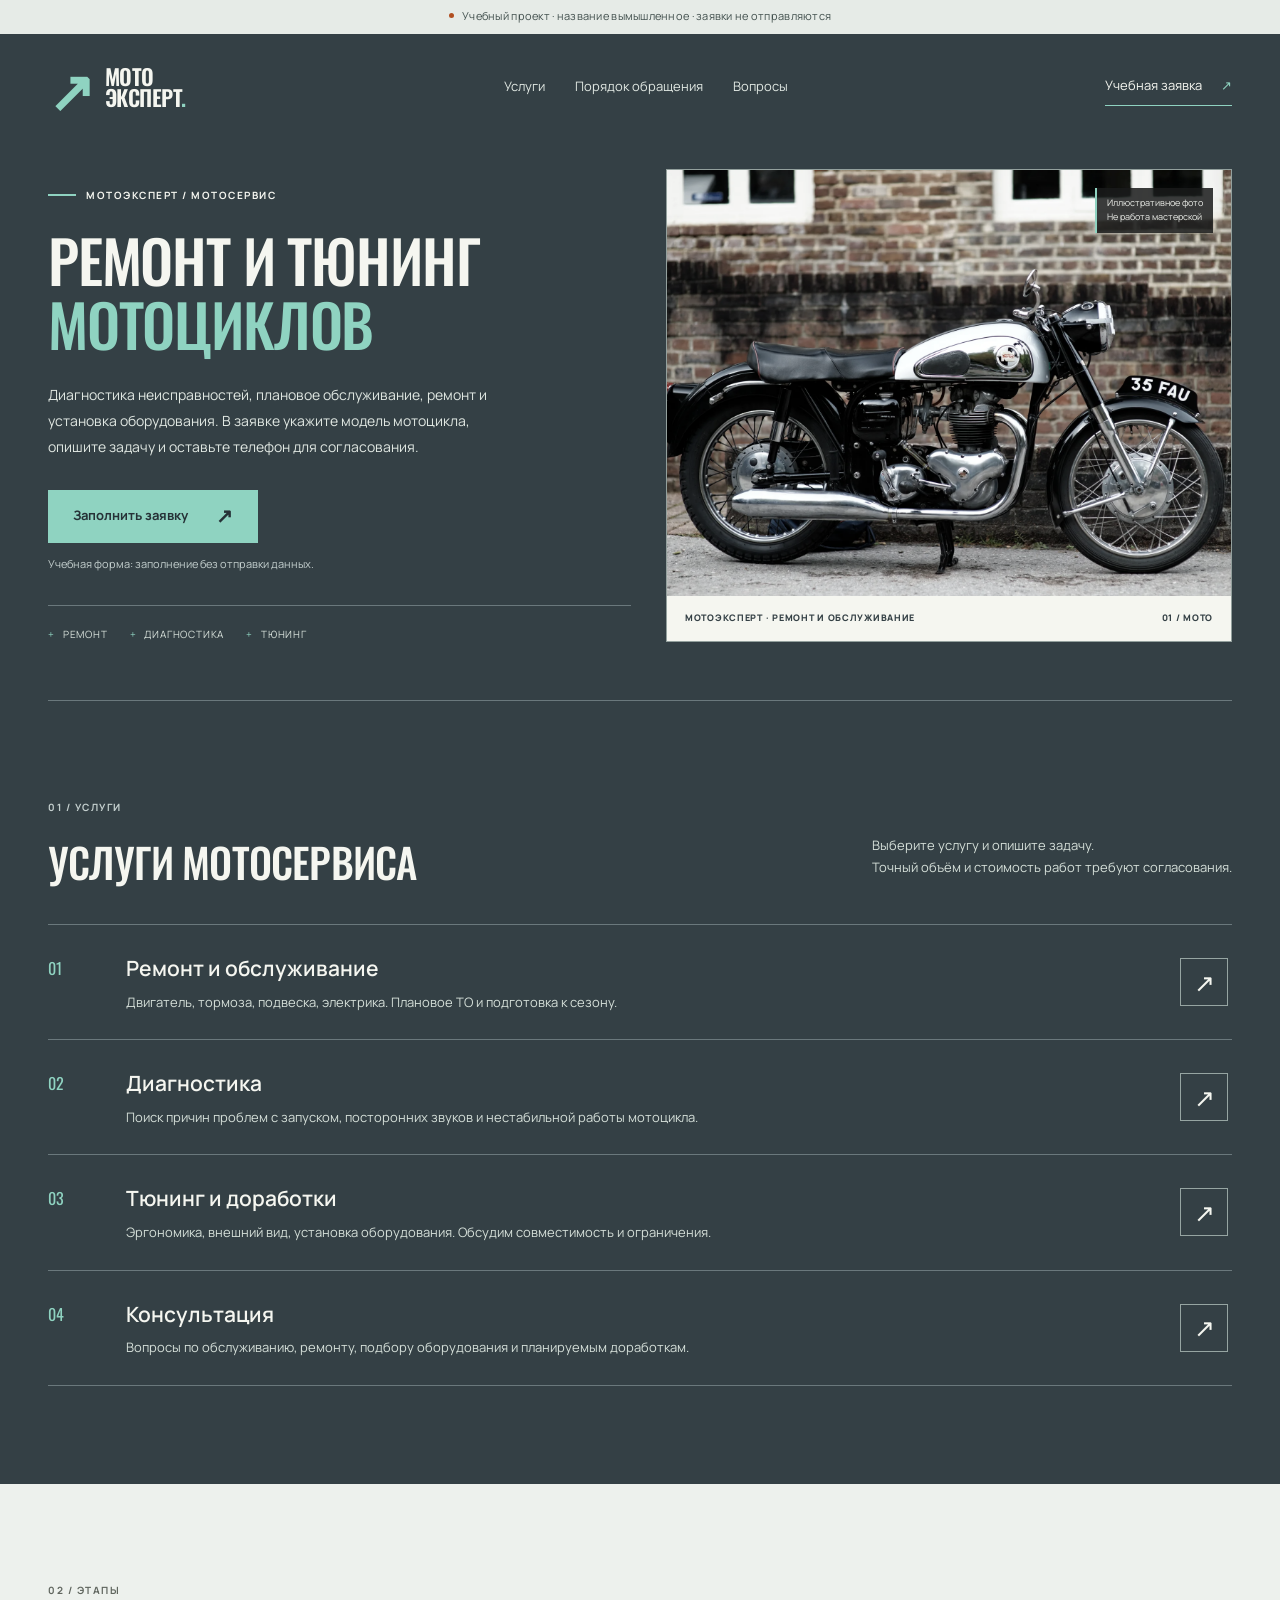
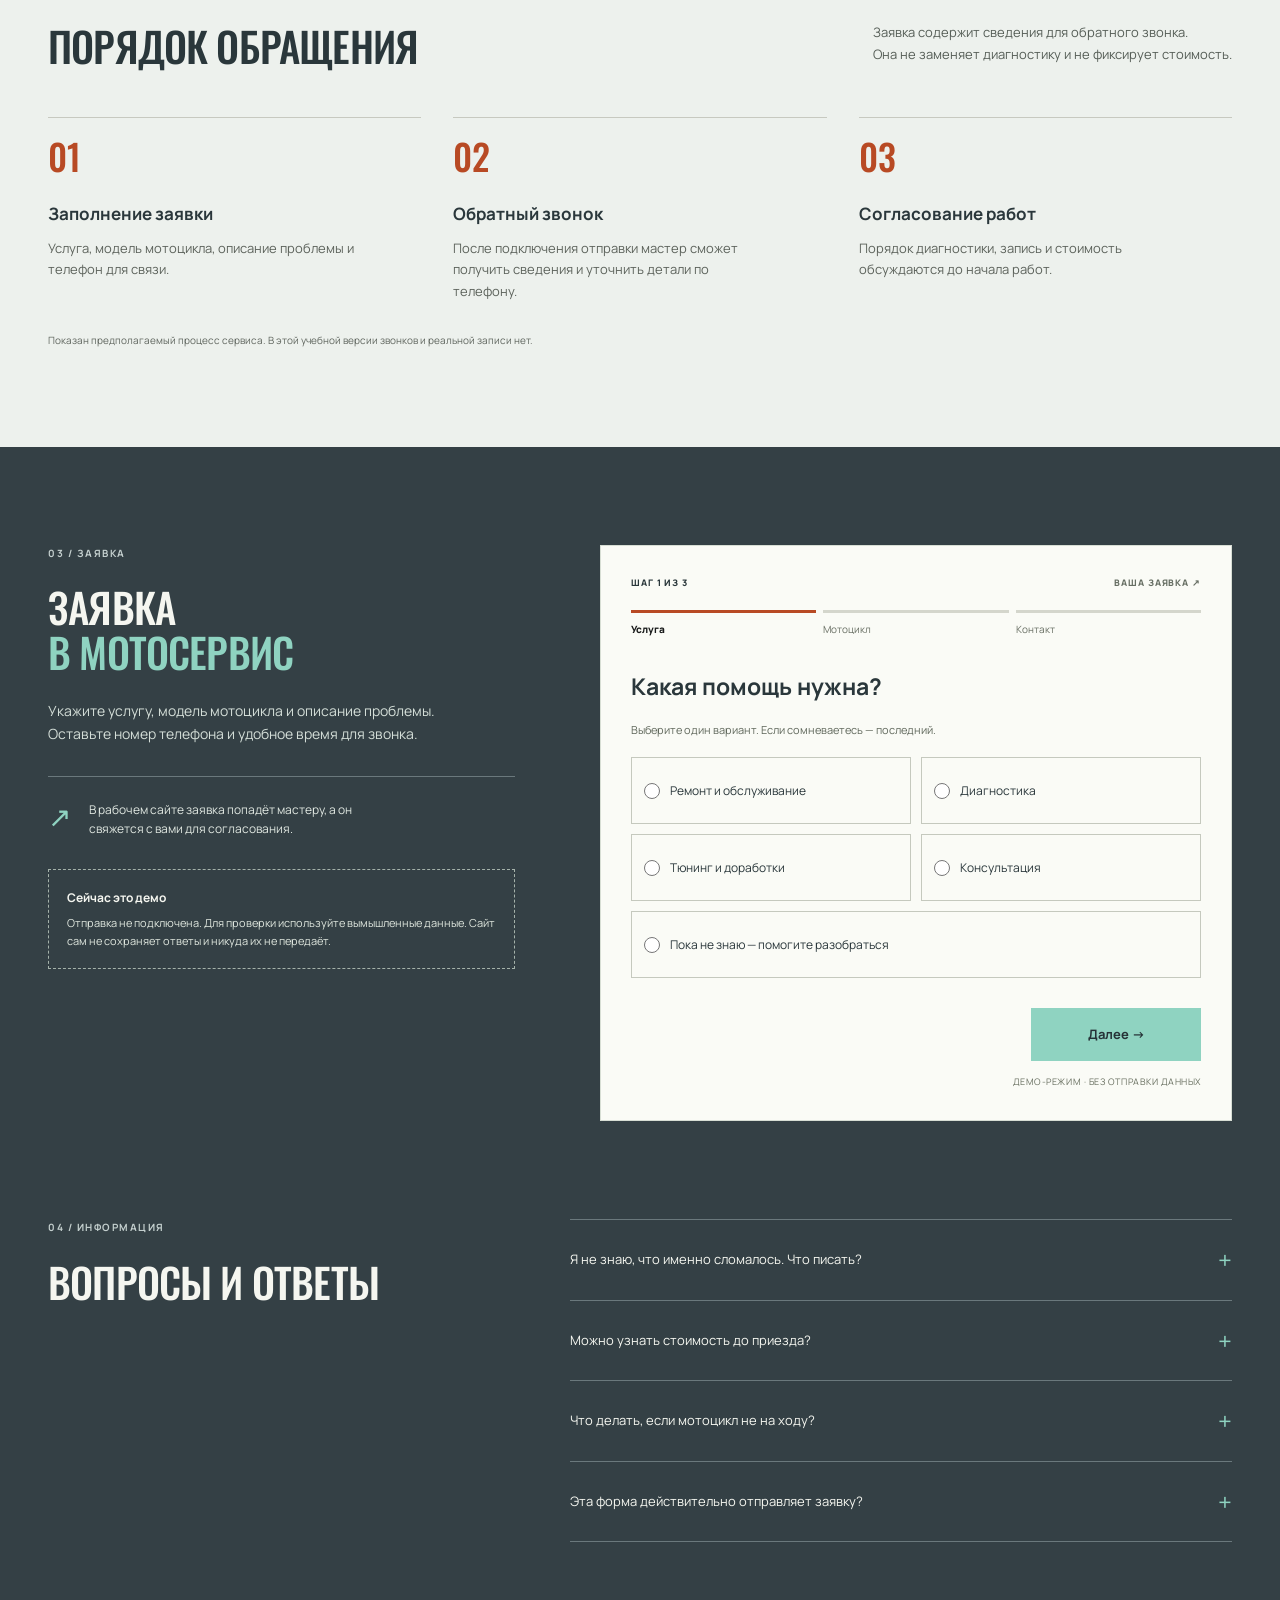
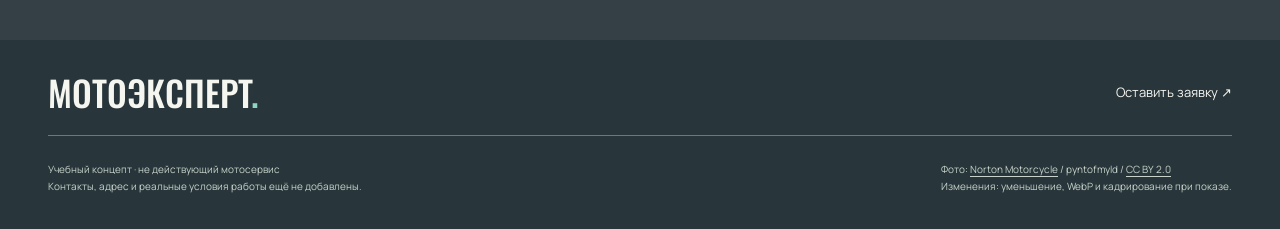
<file: motoexpert-v2 3/index.html>
<!doctype html>
<html lang="ru">
<head>
  <meta charset="utf-8">
  <meta name="viewport" content="width=device-width, initial-scale=1">
  <meta name="description" content="Мотоэксперт — учебный сайт мотосервиса. Ремонт, диагностика, обслуживание, тюнинг и консультации. Демонстрационная заявка с описанием проблемы и телефоном для звонка.">
  <meta name="theme-color" content="#344045">
  <meta http-equiv="Content-Security-Policy" content="form-action 'none'; base-uri 'none'; connect-src 'none'">
  <title>Мотоэксперт — ремонт, диагностика и тюнинг мотоциклов</title>
  <link rel="stylesheet" href="styles.css">
  <script src="app.js" defer></script>
</head>
<body>
  <a class="skip-link" href="#main">Перейти к содержимому</a>
  <div class="demo-bar"><span class="demo-dot" aria-hidden="true"></span> Учебный проект · название вымышленное · заявки не отправляются</div>
  <header class="header wrap">
    <a class="brand" href="#" aria-label="Мотоэксперт — начало страницы">
      <span class="brand-symbol" aria-hidden="true">↗</span>
      <span>МОТО<span class="brand-bottom">ЭКСПЕРТ<span class="brand-dot">.</span></span></span>
    </a>
    <nav aria-label="Основная навигация">
      <a href="#services">Услуги</a>
      <a href="#process">Порядок обращения</a>
      <a href="#faq">Вопросы</a>
    </nav>
    <a class="header-cta" href="#request">Учебная заявка <span aria-hidden="true">↗</span></a>
  </header>
  <main id="main">
    <section class="hero wrap" aria-labelledby="hero-title">
      <div class="hero-copy">
        <p class="eyebrow"><span class="orange-line"></span> МОТОЭКСПЕРТ / МОТОСЕРВИС</p>
        <h1 id="hero-title">РЕМОНТ И ТЮНИНГ<br><span>МОТОЦИКЛОВ</span></h1>
        <p class="hero-description">Диагностика неисправностей, плановое обслуживание, ремонт и установка оборудования. В заявке укажите модель мотоцикла, опишите задачу и оставьте телефон для согласования.</p>
        <a class="button primary" href="#request">Заполнить заявку <span aria-hidden="true">↗</span></a>
        <p class="hero-note">Учебная форма: заполнение без отправки данных.</p>
        <div class="hero-tags"><span>РЕМОНТ</span><span>ДИАГНОСТИКА</span><span>ТЮНИНГ</span></div>
      </div>
      <figure class="hero-media">
        <img src="assets/motorcycle.webp" alt="Классический мотоцикл Norton у кирпичной стены" width="1800" height="1198" fetchpriority="high">
        <figcaption><span>МОТОЭКСПЕРТ · РЕМОНТ И ОБСЛУЖИВАНИЕ</span><span aria-hidden="true">01 / МОТО</span></figcaption>
        <div class="photo-label">Иллюстративное фото<br>Не работа мастерской</div>
      </figure>
    </section>
    <section id="services" class="services section wrap" aria-labelledby="services-title">
      <div class="section-heading">
        <div><p class="eyebrow muted">01 / УСЛУГИ</p><h2 id="services-title">УСЛУГИ МОТОСЕРВИСА</h2></div>
        <p class="section-intro">Выберите услугу и опишите задачу.<br>Точный объём и стоимость работ требуют согласования.</p>
      </div>
      <div class="service-list">
        <article class="service-row"><span class="row-number">01</span><div><h3>Ремонт и обслуживание</h3><p>Двигатель, тормоза, подвеска, электрика. Плановое ТО и подготовка к сезону.</p></div><button class="service-pick" type="button" data-service="Ремонт и обслуживание" aria-label="Выбрать ремонт и обслуживание">↗</button></article>
        <article class="service-row"><span class="row-number">02</span><div><h3>Диагностика</h3><p>Поиск причин проблем с запуском, посторонних звуков и нестабильной работы мотоцикла.</p></div><button class="service-pick" type="button" data-service="Диагностика" aria-label="Выбрать диагностику">↗</button></article>
        <article class="service-row"><span class="row-number">03</span><div><h3>Тюнинг и доработки</h3><p>Эргономика, внешний вид, установка оборудования. Обсудим совместимость и ограничения.</p></div><button class="service-pick" type="button" data-service="Тюнинг и доработки" aria-label="Выбрать тюнинг и доработки">↗</button></article>
        <article class="service-row"><span class="row-number">04</span><div><h3>Консультация</h3><p>Вопросы по обслуживанию, ремонту, подбору оборудования и планируемым доработкам.</p></div><button class="service-pick" type="button" data-service="Консультация" aria-label="Выбрать консультацию">↗</button></article>
      </div>
    </section>
    <section id="process" class="process-section" aria-labelledby="process-title">
      <div class="wrap section">
        <p class="eyebrow muted">02 / ЭТАПЫ</p>
        <div class="process-top"><h2 id="process-title">ПОРЯДОК ОБРАЩЕНИЯ</h2><p>Заявка содержит сведения для обратного звонка.<br>Она не заменяет диагностику и не фиксирует стоимость.</p></div>
        <ol class="process-grid">
          <li><span>01</span><h3>Заполнение заявки</h3><p>Услуга, модель мотоцикла, описание проблемы и телефон для связи.</p></li>
          <li><span>02</span><h3>Обратный звонок</h3><p>После подключения отправки мастер сможет получить сведения и уточнить детали по телефону.</p></li>
          <li><span>03</span><h3>Согласование работ</h3><p>Порядок диагностики, запись и стоимость обсуждаются до начала работ.</p></li>
        </ol>
        <p class="process-demo">Показан предполагаемый процесс сервиса. В этой учебной версии звонков и реальной записи нет.</p>
      </div>
    </section>
    <section id="request" class="request-section section wrap" aria-labelledby="request-title">
      <div class="request-copy">
        <p class="eyebrow muted">03 / ЗАЯВКА</p>
        <h2 id="request-title">ЗАЯВКА<br><span>В МОТОСЕРВИС</span></h2>
        <p>Укажите услугу, модель мотоцикла и описание проблемы. Оставьте номер телефона и удобное время для звонка.</p>
        <div class="request-aside"><span aria-hidden="true">↗</span><p>В рабочем сайте заявка попадёт мастеру, а он свяжется с вами для согласования.</p></div>
        <div class="demo-notice"><strong>Сейчас это демо</strong><p>Отправка не подключена. Для проверки используйте вымышленные данные. Сайт сам не сохраняет ответы и никуда их не передаёт.</p></div>
      </div>
      <div class="form-panel">
        <noscript><p class="noscript-note">Для пошаговой формы нужен JavaScript. Включите его в браузере. Отправка данных в этом демо в любом случае не подключена.</p></noscript>
        <form id="request-form" novalidate>
          <div class="form-top"><span id="step-label" aria-live="polite">ШАГ 1 ИЗ 3</span><span>ВАША ЗАЯВКА <span aria-hidden="true">↗</span></span></div>
          <ol class="step-track" aria-label="Этапы заявки"><li class="current" aria-current="step">Услуга</li><li>Мотоцикл</li><li>Контакт</li></ol>
          <fieldset class="form-step" data-step="0">
            <legend tabindex="-1">Какая помощь нужна?</legend>
            <p class="field-hint">Выберите один вариант. Если сомневаетесь — последний.</p>
            <div class="service-options">
              <label class="radio-card"><input type="radio" name="service" value="Ремонт и обслуживание" required><span>Ремонт и обслуживание</span></label>
              <label class="radio-card"><input type="radio" name="service" value="Диагностика" required><span>Диагностика</span></label>
              <label class="radio-card"><input type="radio" name="service" value="Тюнинг и доработки" required><span>Тюнинг и доработки</span></label>
              <label class="radio-card"><input type="radio" name="service" value="Консультация" required><span>Консультация</span></label>
              <label class="radio-card wide"><input type="radio" name="service" value="Не знаю, нужна помощь" required><span>Пока не знаю — помогите разобраться</span></label>
            </div>
          </fieldset>
          <fieldset class="form-step" data-step="1" hidden>
            <legend tabindex="-1">Расскажите о мотоцикле</legend>
            <label class="field-label" for="bike">Марка и модель <span>обязательно</span></label>
            <input id="bike" name="bike" type="text" placeholder="Например, Honda CB400" required maxlength="100" autocomplete="off">
            <div class="field-grid"><div><label class="field-label" for="year">Год выпуска <span>если знаете</span></label><input id="year" name="year" type="number" min="1900" max="2027" placeholder="Например, 2010" inputmode="numeric"></div><div><label class="field-label" for="ride">Мотоцикл на ходу?</label><select id="ride" name="ride"><option value="Не указано">Не знаю / не укажу</option><option>Да, на ходу</option><option>Нет, не на ходу</option></select></div></div>
            <label class="field-label" for="problem">Что случилось или что хотите изменить? <span>обязательно</span></label>
            <textarea id="problem" name="problem" rows="4" required minlength="10" maxlength="1500" placeholder="Например: после стоянки не заводится. Стартер крутит, аккумулятор заряжен."></textarea>
            <p class="field-hint">Когда началось, как проявляется, что уже пробовали? Хотя бы 10 символов.</p>
          </fieldset>
          <fieldset class="form-step" data-step="2" hidden>
            <legend tabindex="-1">Как с вами связаться?</legend>
            <p class="field-hint">В рабочей версии по этому номеру мастер сможет уточнить детали.</p>
            <label class="field-label" for="client-name">Как к вам обращаться <span>необязательно</span></label>
            <input id="client-name" name="clientName" type="text" maxlength="60" autocomplete="off" placeholder="Тестовый клиент">
            <label class="field-label" for="phone">Номер телефона <span>обязательно</span></label>
            <input id="phone" name="phone" type="tel" required maxlength="25" autocomplete="off" inputmode="tel" placeholder="Для демо: +7 000 000-00-00" aria-describedby="phone-hint">
            <p class="field-hint" id="phone-hint">10–15 цифр, можно с +, пробелами, скобками и дефисами. Для теста — вымышленный номер.</p>
            <label class="field-label" for="call-time">Когда удобнее позвонить?</label>
            <select id="call-time" name="callTime"><option>Время не указано</option><option>Утром, 9:00–12:00</option><option>Днём, 12:00–18:00</option><option>Вечером, 18:00–21:00</option></select>
            <p class="field-hint">По местному времени клиента; точное время согласуется отдельно.</p>
            <p class="demo-inline">Это проверка формы, не запись на ремонт. Данные никуда не отправятся.</p>
          </fieldset>
          <p id="form-error" class="form-error" role="alert" hidden></p>
          <div class="form-actions"><button id="back-button" class="back-button" type="button" hidden>← Назад</button><button id="next-button" class="button primary" type="submit" disabled>Далее <span aria-hidden="true">→</span></button></div>
          <p class="form-footnote">ДЕМО-РЕЖИМ · БЕЗ ОТПРАВКИ ДАННЫХ</p>
        </form>
        <section id="form-result" class="form-result" aria-labelledby="result-title" hidden>
          <span class="result-icon" aria-hidden="true">✓</span><p class="eyebrow muted">ПРОВЕРКА ЗАВЕРШЕНА</p>
          <h3 id="result-title" tabindex="-1">Форма заполнена.<br>Заявка не отправлена.</h3>
          <p>Так будут выглядеть сведения для мастера после подключения настоящей отправки.</p>
          <dl id="summary" class="summary"></dl>
          <p class="demo-inline">Это учебный сайт: мастер не получил заявку и не будет звонить. Сайт сам не сохраняет ответы, но браузер может восстановить их. Для удаления из формы и итога нажмите «Очистить форму».</p>
          <div class="result-actions"><button id="edit-button" type="button" class="button secondary">Изменить ответы</button><button id="clear-button" type="button" class="text-button">Очистить форму</button></div>
        </section>
      </div>
    </section>
    <section id="faq" class="faq-section wrap section" aria-labelledby="faq-title">
      <div><p class="eyebrow muted">04 / ИНФОРМАЦИЯ</p><h2 id="faq-title">ВОПРОСЫ И ОТВЕТЫ</h2></div>
      <div class="faq-list">
        <details><summary>Я не знаю, что именно сломалось. Что писать?<span aria-hidden="true">+</span></summary><p>Опишите симптомы своими словами: когда возникает проблема, какие звуки слышны, что изменилось. Например: «После прогрева глохнет на холостых». Точный диагноз по одной заявке не ставится.</p></details>
        <details><summary>Можно узнать стоимость до приезда?<span aria-hidden="true">+</span></summary><p>Заявка помогает начать обсуждение, но не является расчётом. Стоимость зависит от модели, состояния мотоцикла, диагностики и согласованного объёма работ. Выдуманных цен в этом учебном проекте нет.</p></details>
        <details><summary>Что делать, если мотоцикл не на ходу?<span aria-hidden="true">+</span></summary><p>Укажите это в форме. В рабочем сервисе способ доставки и возможность приёма нужно обсудить с мастером. Не продолжайте движение при подозрении на опасную неисправность.</p></details>
        <details><summary>Эта форма действительно отправляет заявку?<span aria-hidden="true">+</span></summary><p>Пока нет. Это учебный концепт для проверки дизайна и вопросов. Здесь нет реальной мастерской, приёма заявок или обратного звонка. Перед запуском нужно подключить получателя, добавить реальные сведения о сервисе и оформить обработку персональных данных.</p></details>
      </div>
    </section>
  </main>
  <footer class="footer"><div class="wrap"><div class="footer-top"><p class="footer-brand">МОТОЭКСПЕРТ<span>.</span></p><a href="#request">Оставить заявку ↗</a></div><div class="footer-bottom"><p>Учебный концепт · не действующий мотосервис<br>Контакты, адрес и реальные условия работы ещё не добавлены.</p><p>Фото: <a href="https://commons.wikimedia.org/wiki/File:Norton_Motorcycle.jpg" target="_blank" rel="noopener noreferrer">Norton Motorcycle</a> / pyntofmyld / <a href="https://creativecommons.org/licenses/by/2.0/" target="_blank" rel="noopener noreferrer">CC BY 2.0</a><br>Изменения: уменьшение, WebP и кадрирование при показе.</p></div></div></footer>
</body>
</html>
</file>
<file: motoexpert-v2 3/styles.css>
@font-face {
  font-family: "Oswald";
  src: url("assets/oswald.ttf") format("truetype");
  font-weight: 200 700;
  font-display: swap;
}
@font-face {
  font-family: "Manrope";
  src: url("assets/manrope.ttf") format("truetype");
  font-weight: 200 800;
  font-display: swap;
}
:root {
  --ink: #344045;
  --panel: #414f54;
  --paper: #f5f6f0;
 --accent: #8fd3c1;
  --muted: #c4cfce;
  --line: #6a787c;
}
* { box-sizing: border-box; }
html { scroll-behavior: smooth; scroll-padding-top: 24px; }
body { margin: 0; background: var(--ink); color: var(--paper); font-family: "Manrope", sans-serif; font-size: 15px; line-height: 1.65; }
button, input, textarea, select { font: inherit; }
button, a, input, select, textarea { -webkit-tap-highlight-color: transparent; }
a { color: inherit; text-decoration: none; }
button { cursor: pointer; }
button, input, select, textarea { border-radius: 0; }
button, a { touch-action: manipulation; }
img { max-width: 100%; display: block; }
[hidden] { display: none !important; }
:focus-visible { outline: 3px solid var(--accent); outline-offset: 5px; }
.wrap { width: min(1320px, calc(100% - 96px)); margin-inline: auto; }
.section { padding-block: 98px; }
.skip-link { position: absolute; top: -70px; left: 20px; z-index: 20; padding: 12px 20px; background: var(--paper); color: var(--ink); }
.skip-link:focus { top: 10px; }
.demo-bar { min-height: 34px; background: #e6ebe7; padding: 7px 20px; text-align: center; color: #42504e; font-size: 11px; letter-spacing: .025em; }
.demo-dot { width: 5px; height: 5px; display: inline-block; margin: 0 6px 2px 0; background: #b14f21; border-radius: 50%; }
.header { min-height: 105px; display: flex; align-items: center; justify-content: space-between; gap: 24px; }
.brand { display: flex; align-items: center; gap: 10px; font: 600 22px/.95 "Oswald", sans-serif; letter-spacing: -.02em; }
.brand-bottom { display: block; }
.brand-dot { color: var(--accent); }
.brand-symbol { color: var(--accent); font-size: 56px; line-height: 1; }
nav { display: flex; gap: 30px; font-size: 13px; }
nav a { color: #e0e7e2; transition: color .2s; }
nav a:hover, .footer a:hover { color: var(--accent); }
.header-cta { font-size: 13px; border-bottom: 1px solid var(--accent); padding-block: 8px; }
.header-cta span { color: var(--accent); margin-left: 16px; }
.hero { display: grid; grid-template-columns: 1.03fr 1fr; gap: 35px; padding-block: 30px 58px; align-items: stretch; border-bottom: 1px solid var(--line); }
.hero-copy { padding-block: 18px 0; }
.eyebrow { display: flex; align-items: center; gap: 10px; font-size: 10px; font-weight: 700; letter-spacing: .15em; margin: 0 0 24px; }
.orange-line { width: 28px; height: 2px; background: var(--accent); }
h1, h2, h3, p { margin-top: 0; }
h1, h2 { font-family: "Oswald", sans-serif; font-weight: 500; line-height: 1.09; letter-spacing: -.02em; }
h1 { font-size: clamp(45px, 4.6vw, 66px); margin-bottom: 26px; }
h1 span { color: var(--accent); }
.hero-description { max-width: 475px; color: #e0e7e2; margin-bottom: 30px; font-size: 14px; line-height: 1.85; }
.button { border: 1px solid transparent; min-height: 53px; padding: 15px 24px; display: inline-flex; align-items: center; justify-content: center; gap: 28px; font-weight: 700; font-size: 13px; line-height: 1.5; transition: background .2s, transform .2s; text-align: center; }
.button span { font-size: 20px; line-height: 1; }
.primary { background: var(--accent); color: #263237; }
.primary:hover { background: #ffc59b; transform: translateY(-2px); }
.primary:active { transform: translateY(0); }
.hero-note { color: var(--muted); margin: 12px 0 0; font-size: 11px; }
.hero-tags { display: flex; gap: 22px; flex-wrap: wrap; margin-top: 32px; padding-top: 20px; border-top: 1px solid var(--line); font-size: 10px; letter-spacing: .08em; color: #d9e2dc; }
.hero-tags span::before { content: "+"; color: var(--accent); margin-right: 8px; }
.hero-media { margin: 0; position: relative; display: flex; flex-direction: column; min-width: 0; border: 1px solid #93a09d; }
.hero-media img { width: 100%; height: 100%; min-height: 390px; object-fit: cover; object-position: 53% 55%; filter: saturate(.7); }
.hero-media figcaption { display: flex; justify-content: space-between; gap: 12px; background: var(--paper); color: var(--ink); padding: 15px 18px; font-size: 9px; font-weight: 800; letter-spacing: .08em; }
.photo-label { position: absolute; top: 18px; right: 18px; padding: 8px 10px; background: rgba(25,27,27,.85); color: #eceee9; font-size: 9px; line-height: 1.6; border-left: 2px solid var(--accent); }
.section-heading { display: flex; align-items: end; justify-content: space-between; gap: 50px; margin-bottom: 40px; }
.muted { color: var(--muted); }
h2 { font-size: clamp(34px, 3.2vw, 48px); margin-bottom: 0; }
.section-intro { color: #d4ded8; max-width: 380px; font-size: 13px; margin-bottom: 6px; }
.service-row { display: grid; grid-template-columns: 58px 1fr 52px; gap: 20px; padding: 26px 0; align-items: center; border-top: 1px solid var(--line); }
.service-row:last-child { border-bottom: 1px solid var(--line); }
.row-number { align-self: start; padding-top: 4px; color: var(--accent); font-family: "Oswald", sans-serif; font-size: 16px; }
.service-row h3 { font-size: 21px; font-weight: 600; margin-bottom: 6px; }
.service-row p { color: #d4ded8; font-size: 13px; margin-bottom: 0; max-width: 770px; }
.service-pick { border: 1px solid #96a5a2; background: none; color: var(--paper); width: 48px; height: 48px; font-size: 25px; transition: background .2s, color .2s; }
.service-pick:hover { color: var(--ink); background: var(--accent); border-color: var(--accent); }
.process-section { background: #edf1ed; color: #2a373b; }
.process-section .muted { color: #60665f; }
.process-top { display: flex; align-items: end; gap: 60px; justify-content: space-between; }
.process-top > p { font-size: 13px; color: #565e57; max-width: 370px; margin-bottom: 4px; }
.process-grid { list-style: none; padding: 0; margin: 48px 0 0; display: grid; grid-template-columns: repeat(3, 1fr); gap: 32px; }
.process-grid li { border-top: 1px solid #c7c9c0; padding-top: 20px; }
.process-grid li > span { font: 500 36px/1 "Oswald", sans-serif; color: #b84a24; }
.process-grid h3 { font-size: 17px; margin: 20px 0 10px; }
.process-grid p { font-size: 13px; color: #5d635c; margin-bottom: 0; max-width: 310px; }
.process-demo { font-size: 10px; margin: 30px 0 0; color: #60665f; }
.request-section { display: grid; grid-template-columns: .85fr 1.15fr; gap: 85px; align-items: start; }
.request-copy h2 { margin-bottom: 25px; }
.request-copy h2 span { color: var(--accent); }
.request-copy > p:not(.eyebrow) { font-size: 14px; color: #d4ded8; max-width: 390px; }
.request-aside { display: flex; gap: 18px; border-top: 1px solid var(--line); padding-top: 23px; margin-top: 30px; }
.request-aside > span { color: var(--accent); font-size: 28px; line-height: 1.2; }
.request-aside p { font-size: 12px; max-width: 300px; color: #e0e7e1; margin-bottom: 0; }
.demo-notice { margin-top: 30px; padding: 18px; border: 1px dashed #a5b2aa; font-size: 11px; color: #e0e7df; }
.demo-notice strong { color: var(--paper); font-size: 12px; }
.demo-notice p { margin: 6px 0 0; }
.form-panel { padding: 30px; background: #fafbf6; color: #2a373b; min-width: 0; border: 1px solid #d7ded4; }
.form-top { font-size: 9px; letter-spacing: .1em; display: flex; justify-content: space-between; gap: 15px; font-weight: 800; }
.form-top > span:last-child { color: #666e63; }
.step-track { margin: 20px 0 32px; padding: 0; display: grid; grid-template-columns: repeat(3, 1fr); gap: 7px; list-style: none; font-size: 10px; color: #686e63; }
.step-track li { border-top: 3px solid #d4d6cc; padding-top: 8px; }
.step-track li.current { border-color: #b84a24; color: #191b1b; font-weight: 800; }
.step-track li.done { border-color: #737c6d; }
fieldset { border: 0; margin: 0; padding: 0; min-width: 0; }
legend { font-size: 23px; font-weight: 700; line-height: 1.4; padding: 0; margin-bottom: 12px; }
.field-hint { font-size: 11px; color: #60685c; margin: 0 0 18px; }
.service-options { display: grid; grid-template-columns: 1fr 1fr; gap: 10px; }
.radio-card { display: flex; align-items: center; gap: 10px; border: 1px solid #c5c9be; padding: 17px 12px; font-size: 12px; min-height: 67px; cursor: pointer; transition: border-color .2s, background .2s; }
.radio-card:hover { border-color: #6d7665; }
.radio-card:has(input:checked) { background: #fff5e9; border-color: #ac4522; }
.radio-card input { accent-color: #b84a24; width: 16px; height: 16px; flex: 0 0 auto; margin: 0; }
.radio-card.wide { grid-column: 1 / -1; }
.field-label { display: block; margin: 20px 0 8px; font-size: 12px; font-weight: 700; }
.field-label > span { font-size: 10px; font-weight: 400; color: #697161; }
input:not([type=radio]), textarea, select { width: 100%; min-width: 0; border: 1px solid #b7bdaf; padding: 12px; background: #fdfcf8; color: var(--ink); font-size: 13px; line-height: 1.6; }
input::placeholder, textarea::placeholder { color: #73796e; opacity: 1; }
textarea { resize: vertical; min-height: 120px; }
select { min-height: 47px; }
.field-grid { display: grid; grid-template-columns: 1fr 1fr; gap: 12px; }
.field-hint:not(:first-child) { margin-top: 7px; }
.form-actions { display: flex; justify-content: flex-end; align-items: center; gap: 20px; margin-top: 30px; }
.back-button { border: 0; background: none; color: var(--ink); font-size: 12px; padding: 14px 0; margin-right: auto; }
.form-actions .primary { min-width: 170px; }
.form-footnote { font-size: 9px; color: #697061; letter-spacing: .06em; text-align: right; margin: 14px 0 0; }
.form-error { color: #9b2921; font-size: 12px; margin: 15px 0 0; font-weight: 700; }
.demo-inline { background: #e7e8df; color: #505a4b; padding: 14px; font-size: 11px; margin: 22px 0 0; }
.form-result .result-icon { display: grid; place-items: center; width: 46px; height: 46px; background: var(--ink); color: var(--accent); font-size: 24px; margin-bottom: 24px; }
.form-result .eyebrow { color: #5c6657; font-size: 9px; }
.form-result h3 { font: 500 30px/1.2 "Oswald", sans-serif; }
.form-result > p:not(.eyebrow) { font-size: 12px; }
.summary { font-size: 12px; margin: 25px 0; }
.summary dt { color: #6a7163; margin-top: 12px; font-size: 10px; }
.summary dd { margin: 2px 0 0; overflow-wrap: anywhere; white-space: pre-wrap; }
.result-actions { display: flex; flex-wrap: wrap; align-items: center; gap: 18px; margin-top: 26px; }
.secondary { border-color: #6a7362; background: transparent; color: var(--ink); }
.secondary:hover { background: #e1e4d9; }
.text-button { padding: 8px 0; background: none; border: none; border-bottom: 1px solid #7e8775; font-size: 11px; }
.faq-section { padding-top: 0; display: grid; grid-template-columns: .8fr 1.2fr; gap: 80px; }
details { border-top: 1px solid var(--line); }
details:last-child { border-bottom: 1px solid var(--line); }
summary { list-style: none; padding: 20px 0; display: flex; gap: 20px; justify-content: space-between; align-items: center; cursor: pointer; font-size: 13px; }
summary::-webkit-details-marker { display: none; }
summary > span { color: var(--accent); font-size: 24px; flex: 0 0 auto; transition: transform .2s; }
details[open] summary > span { transform: rotate(45deg); }
details > p { font-size: 12px; color: #d4ded4; padding-right: 25px; line-height: 1.9; }
.footer { background: #28353a; padding-block: 35px; }
.footer-top { display: flex; justify-content: space-between; align-items: center; gap: 30px; padding-bottom: 25px; border-bottom: 1px solid #697a79; }
.footer-brand { font: 500 35px/1 "Oswald", sans-serif; margin: 0; }
.footer-brand span { color: var(--accent); }
.footer-top > a { font-size: 13px; }
.footer-bottom { display: flex; justify-content: space-between; gap: 35px; padding-top: 25px; font-size: 10px; color: #c7d3ca; }
.footer-bottom p { margin-bottom: 0; }
.footer-bottom a { text-decoration: underline; text-underline-offset: 3px; }
.noscript-note { padding: 15px; border: 1px solid #a44d2c; font-size: 12px; }
@media (min-width: 1550px) { .hero { gap: 55px; } }
@media (max-width: 1100px) {
  .wrap { width: calc(100% - 64px); }
  nav { gap: 20px; }
  h1 { font-size: 51px; }
  .hero { gap: 28px; }
  .hero-tags { gap: 15px; }
  .request-section { gap: 45px; grid-template-columns: .8fr 1.2fr; }
  .form-panel { padding: 24px; }
  .request-copy h2 { font-size: 38px; }
}
@media (max-width: 850px) {
  .wrap { width: calc(100% - 40px); }
  .section { padding-block: 65px; }
  nav { display: none; }
  .hero { grid-template-columns: 1fr; padding-top: 15px; gap: 30px; }
  .hero-copy { max-width: 650px; }
  h1 { font-size: clamp(46px, 7vw, 64px); }
  .hero-description { max-width: 540px; }
  .hero-tags { margin-top: 28px; }
  .hero-media img { height: auto; aspect-ratio: 1.8; min-height: 0; }
  .section-heading, .process-top { align-items: start; gap: 25px; flex-direction: column; }
  .process-grid { gap: 25px; }
  .request-section { grid-template-columns: 1fr; gap: 30px; }
  .request-copy > p:not(.eyebrow) { max-width: 600px; }
  .request-aside { display: none; }
  .demo-notice { max-width: 600px; margin-top: 20px; }
  .request-copy h2 { font-size: 44px; }
  .form-panel { padding: 30px; }
  .faq-section { padding-top: 0; grid-template-columns: 1fr; gap: 30px; }
}
@media (max-width: 540px) {
  .demo-bar { font-size: 9px; padding-inline: 12px; }
  .header { min-height: 91px; gap: 15px; }
  .brand { font-size: 18px; gap: 6px; }
  .brand-symbol { font-size: 45px; }
  .header-cta { font-size: 11px; }
  .header-cta span { margin-left: 7px; }
  .eyebrow { font-size: 8px; letter-spacing: .1em; margin-bottom: 20px; }
  h1 { font-size: clamp(36px, 10.8vw, 54px); margin-bottom: 22px; }
  .hero-copy { padding-top: 10px; }
  .hero-description { font-size: 13px; line-height: 1.8; }
  .hero .button { width: 100%; justify-content: space-between; }
  .hero-tags { font-size: 8px; gap: 15px; }
  .hero-media img { aspect-ratio: 1.25; object-position: 52% 55%; }
  .hero-media figcaption { font-size: 7px; padding: 12px; }
  .photo-label { font-size: 8px; top: 12px; right: 12px; }
  .hero { padding-bottom: 35px; }
  .section { padding-block: 54px; }
  h2 { font-size: 36px; }
  .section-heading { margin-bottom: 26px; }
  .section-intro { font-size: 12px; }
  .service-row { grid-template-columns: 25px 1fr 38px; gap: 12px; padding-block: 22px; }
  .service-row h3 { font-size: 17px; }
  .service-row p { font-size: 11px; }
  .row-number { font-size: 13px; }
  .service-pick { width: 38px; height: 42px; font-size: 22px; }
  .process-grid { grid-template-columns: 1fr; margin-top: 30px; gap: 24px; }
  .process-grid li { display: grid; grid-template-columns: 45px 1fr; column-gap: 14px; padding-top: 18px; }
  .process-grid li > span { grid-row: 1 / 3; font-size: 30px; }
  .process-grid h3 { margin: 0 0 6px; font-size: 16px; }
  .process-grid p { max-width: none; font-size: 12px; }
  .process-demo { font-size: 9px; }
  .request-copy h2 { font-size: 38px; }
  .request-copy > p:not(.eyebrow) { font-size: 13px; }
  .form-panel { padding: 22px 18px; }
  .form-top { font-size: 8px; letter-spacing: .06em; }
  .step-track { margin-bottom: 25px; }
  legend { font-size: 21px; }
  .service-options { grid-template-columns: 1fr; }
  .radio-card { min-height: 52px; padding: 13px 12px; font-size: 12px; }
  .field-grid { grid-template-columns: 1fr; gap: 0; }
  .field-label { font-size: 11px; }
  .field-label > span { font-size: 9px; }
  input:not([type=radio]), textarea, select { font-size: 16px; }
  .form-actions { gap: 10px; }
  .form-actions .primary { min-width: 0; padding-inline: 18px; font-size: 12px; gap: 10px; }
  .faq-section { padding-top: 0; }
  .footer-top { align-items: start; }
  .footer-brand { font-size: 27px; }
  .footer-top > a { font-size: 11px; }
  .footer-bottom { flex-direction: column; gap: 18px; }
}
@media (prefers-reduced-motion: reduce) {
  html { scroll-behavior: auto; }
  *, *::before, *::after { transition: none !important; animation: none !important; }
}
</file>
